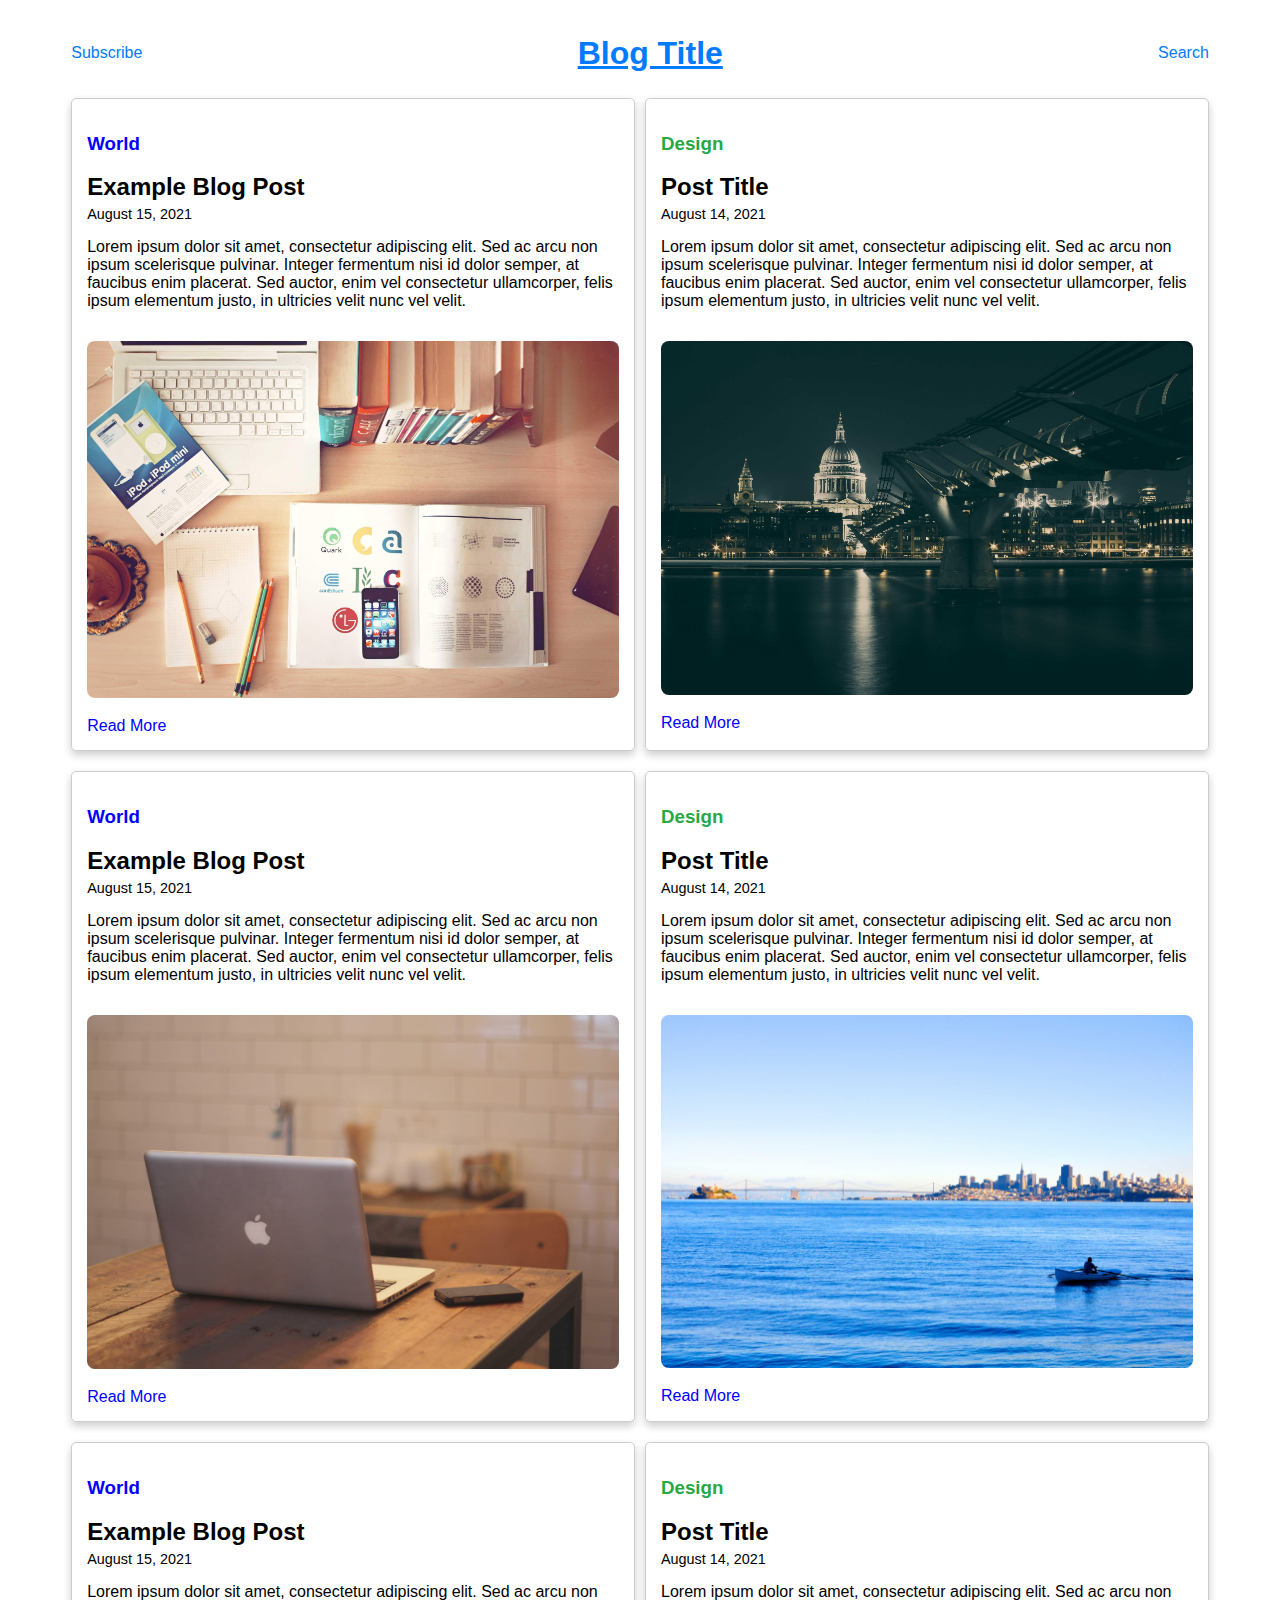
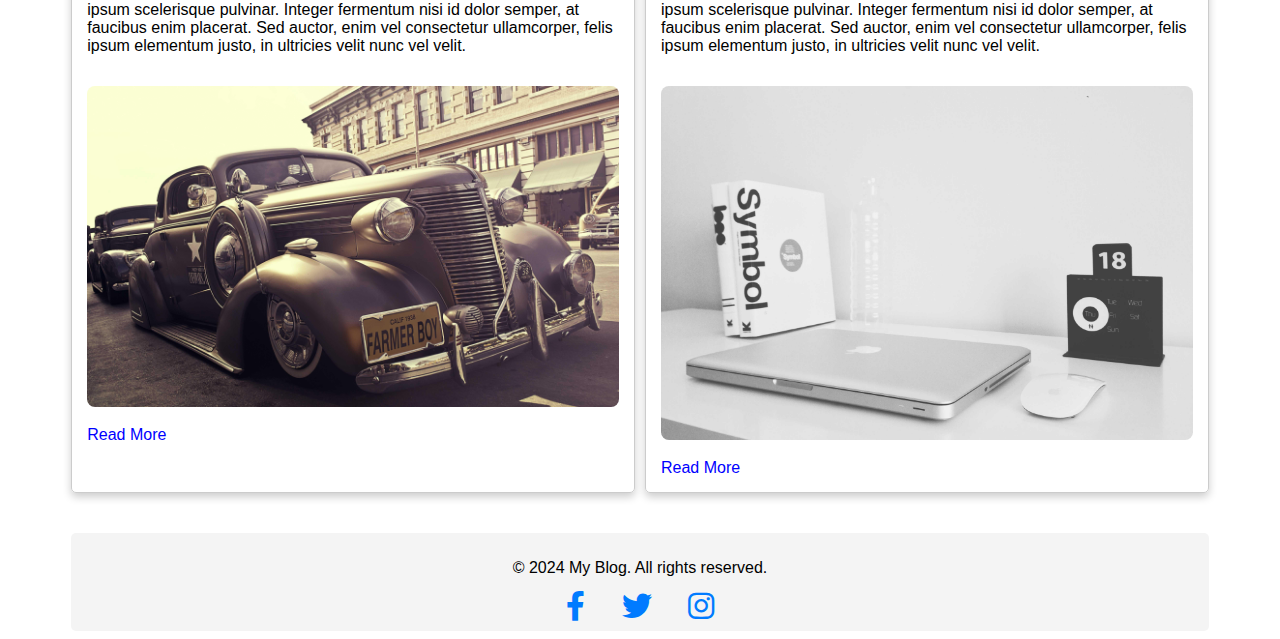
<file: index.html>
<!DOCTYPE html>
<html lang="en">
<head>
    <meta charset="UTF-8">
    <meta name="viewport" content="width=device-width, initial-scale=1.0">
    <link rel="stylesheet" href="static/css/style.css">
    <link rel="stylesheet" href="https://cdnjs.cloudflare.com/ajax/libs/font-awesome/6.0.0-beta3/css/all.min.css">
    <title>My Blog</title>
</head>
<body>
    <div class="container">
        <div id="header" class="header">
            <a href="#">Subscribe</a>
            <a href="index.html">
                <h1 id="blogTitle">Blog Title</h1>
            </a>
            <a href="#">Search</a>
        </div>
        <!-- <div id="sideBar" class="box">
            <h2>Categories</h2>
            <ul>
                <li><a href="#">Category 1</a></li>
                <li><a href="#">Category 2</a></li>
                <li><a href="#">Category 3</a></li>
            </ul>
        </div> -->

        <!-- Blog Posts -->
        <div id="main" class="main">
            <div id="nestedGrid" class="nestedGrid">
                <div class="post">
                    <h3 class="blueText">World</h3>                   
                    <div class="cardHeader">
                        <h2>Example Blog Post</h2>
                        <p>August 15, 2021</p>
                    </div>                   
                    <p>Lorem ipsum dolor sit amet, consectetur adipiscing elit. Sed ac arcu non ipsum scelerisque pulvinar. Integer fermentum nisi id dolor semper, at faucibus enim placerat. Sed auctor, enim vel consectetur ullamcorper, felis ipsum elementum justo, in ultricies velit nunc vel velit.</p>                    
                    <!-- Image -->
                    <img src="static/images/test1.jpg" alt="Crowded desk with work materials" class="post-image">                    
                    <a class="blueText" href="view_post.html">Read More</a>
                </div>

                <div class="post">
                    <h3 class="greenText">Design</h3>
                    <div class="cardHeader">
                        <h2>Post Title</h2>
                        <p>August 14, 2021</p>
                    </div>
                    <p>Lorem ipsum dolor sit amet, consectetur adipiscing elit. Sed ac arcu non ipsum scelerisque pulvinar. Integer fermentum nisi id dolor semper, at faucibus enim placerat. Sed auctor, enim vel consectetur ullamcorper, felis ipsum elementum justo, in ultricies velit nunc vel velit.</p>
                    <!-- Image -->
                    <img src="static/images/test2.jpg" alt="Nightview of the city" class="post-image">
                    <a class="blueText" href="view_post.html">Read More</a>
                </div>
    
                <div class="post">
                    <h3 class="blueText">World</h3>
                    <div class="cardHeader">
                        <h2>Example Blog Post</h2>
                        <p>August 15, 2021</p>
                    </div>
                    <p>Lorem ipsum dolor sit amet, consectetur adipiscing elit. Sed ac arcu non ipsum scelerisque pulvinar. Integer fermentum nisi id dolor semper, at faucibus enim placerat. Sed auctor, enim vel consectetur ullamcorper, felis ipsum elementum justo, in ultricies velit nunc vel velit.</p>
                    <!-- Image -->
                    <img src="static/images/test3.jpg" alt="Laptop on brown desk" class="post-image">
                    <a class="blueText" href="view_post.html">Read More</a>
                </div>
    
                <div class="post">
                    <h3 class="greenText">Design</h3>
                    <div class="cardHeader">
                        <h2>Post Title</h2>
                        <p>August 14, 2021</p>
                    </div>
                    <p>Lorem ipsum dolor sit amet, consectetur adipiscing elit. Sed ac arcu non ipsum scelerisque pulvinar. Integer fermentum nisi id dolor semper, at faucibus enim placerat. Sed auctor, enim vel consectetur ullamcorper, felis ipsum elementum justo, in ultricies velit nunc vel velit.</p>
                    <!-- Image -->
                    <img src="static/images/test4.jpg" alt="Ocean with boat in the distance" class="post-image">
                    <a class="blueText" href="view_post.html">Read More</a>
                </div>
    
                <div class="post">
                    <h3 class="blueText">World</h3>
                    <div class="cardHeader">
                        <h2>Example Blog Post</h2>
                        <p>August 15, 2021</p>
                    </div>
                    <p>Lorem ipsum dolor sit amet, consectetur adipiscing elit. Sed ac arcu non ipsum scelerisque pulvinar. Integer fermentum nisi id dolor semper, at faucibus enim placerat. Sed auctor, enim vel consectetur ullamcorper, felis ipsum elementum justo, in ultricies velit nunc vel velit.</p>
                    <!-- Image -->
                    <img src="static/images/test5.jpg" alt="Classic car on city streets" class="post-image">
                    <a class="blueText" href="view_post.html">Read More</a>
                </div>
    
                <div class="post">
                    <h3 class="greenText">Design</h3>
                    <div class="cardHeader">
                        <h2>Post Title</h2>
                        <p>August 14, 2021</p>
                    </div>
                    <p>Lorem ipsum dolor sit amet, consectetur adipiscing elit. Sed ac arcu non ipsum scelerisque pulvinar. Integer fermentum nisi id dolor semper, at faucibus enim placerat. Sed auctor, enim vel consectetur ullamcorper, felis ipsum elementum justo, in ultricies velit nunc vel velit.</p>
                    <!-- Image -->
                    <img src="static/images/test6.jpg" alt="Mac book sitting on desk" class="post-image">
                    <a class="blueText" href="view_post.html">Read More</a>
                </div>
            </div>   
        </div>
        <!-- footer -->
        <footer id="footer" class="footer">
            <p>&copy; 2024 My Blog. All rights reserved.</p>
            
            <div class="socialMedia">
                <a href="https://facebook.com/" target="_blank" aria-label="Follow us on Facebook">
                    <i class="fab fa-lg fa-facebook-f"></i>
                </a>
                <a href="https://twitter.com/" target="_blank" aria-label="Follow us on Twitter">
                    <i class="fab fa-lg fa-twitter"></i>
                </a>
                <a href="https://instagram.com/" target="_blank" aria-label="Follow us on Instagram">
                    <i class="fab fa-lg fa-instagram"></i>
                </a>
            </div>
        </footer>
    </div>
</body>
</html>
</file>
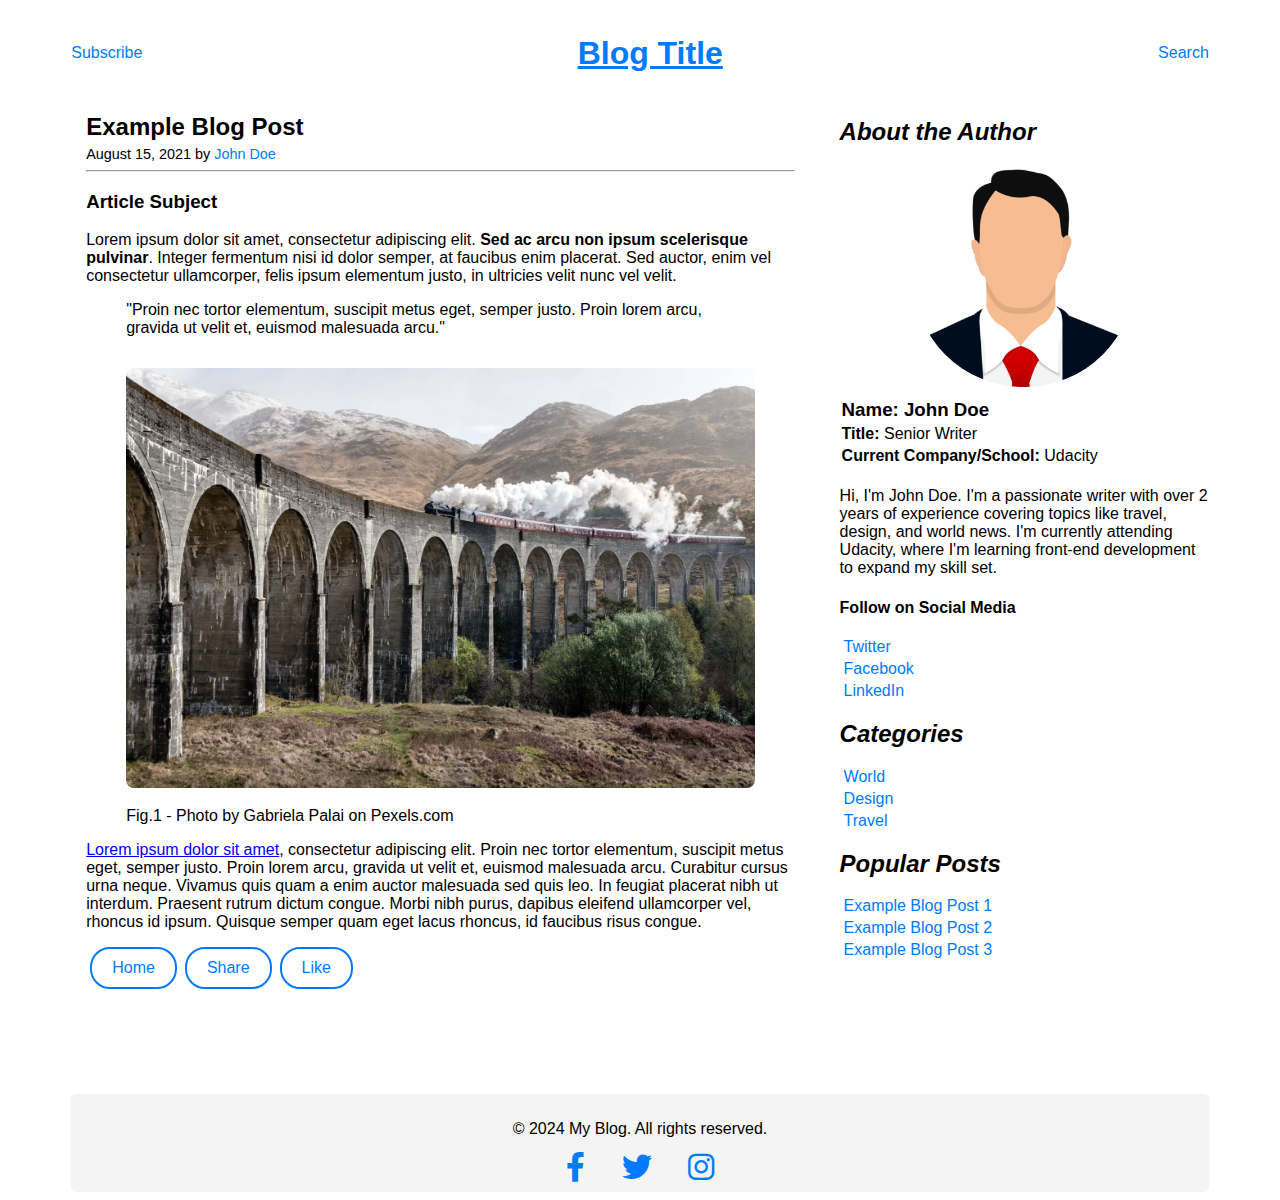
<file: view_post.html>
<!DOCTYPE html>
<html lang="en">
<head>
    <meta charset="UTF-8">
    <meta name="viewport" content="width=device-width, initial-scale=1.0">
    <link rel="stylesheet" href="static/css/style.css">
    <link rel="stylesheet" href="https://cdnjs.cloudflare.com/ajax/libs/font-awesome/6.0.0-beta3/css/all.min.css">
    <title>View Post</title>
</head>
<body>
    <div class="container">
        <div id="header" class="header">
            <a href="#">Subscribe</a>
            <a href="index.html">
                <h1 id="blogTitle">Blog Title</h1>
            </a>            
            <a href="#">Search</a>
        </div>
        <!-- view blog post -->
        <div id="main" class="main">
            <div id="postNestedGrid" class="postNestedGrid">
                <div class="viewPost">
                    <div class="cardHeader">
                        <h2>Example Blog Post</h2>
                        <p>August 15, 2021 by <a href="#">John Doe</a></p>
                    </div>
                    <hr>
                    <article>
                        <h3>Article Subject</h3>
                        <p>Lorem ipsum dolor sit amet, consectetur adipiscing elit. <b>Sed ac arcu non ipsum scelerisque pulvinar</b>. Integer fermentum nisi id dolor semper, at faucibus enim placerat. Sed auctor, enim vel consectetur ullamcorper, felis ipsum elementum justo, in ultricies velit nunc vel velit.</p>
                        <!-- Example blockquote -->
                        <blockquote>
                            "Proin nec tortor elementum, suscipit metus eget, semper justo. Proin lorem arcu, gravida ut velit et, euismod malesuada arcu."
                        </blockquote>
                        <!-- figure image -->
                        <figure>
                            <img id="figImg" src="static/images/fig1.jpeg" alt="Figure Img of train and mountains">
                            <figcaption>Fig.1 - Photo by Gabriela Palai on Pexels.com</figcaption>
                        </figure>
                        <p><u class="blueText">Lorem ipsum dolor sit amet</u>, consectetur adipiscing elit. Proin nec tortor elementum, suscipit metus eget, semper justo. Proin lorem arcu, gravida ut velit et, euismod malesuada arcu. Curabitur cursus urna neque. Vivamus quis quam a enim auctor malesuada sed quis leo. In feugiat placerat nibh ut interdum. Praesent rutrum dictum congue. Morbi nibh purus, dapibus eleifend ullamcorper vel, rhoncus id ipsum. Quisque semper quam eget lacus rhoncus, id faucibus risus congue.</p>                  
                        <!-- Buttons -->
                        <div class="article-buttons">
                            <a class="btn" href="index.html">Home</a>
                            <button class="btn" type="button">Share</button>
                            <button class="btn" type="button">Like</button>
                        </div>
                    </article>                                      
                </div>
                <!-- sidebar -->
                <div id="sidebar" class="sidebar">
                    <!-- About the Author Section -->
                    <section id="aboutAuthor">
                        <h2><em>About the Author</em></h2>                
                        <!-- Author Info -->
                        <div class="authorInfoContainer">
                            <!-- Author Avatar -->
                            <img src="static/images/author-avatar.jpg" alt="Author Avatar" class="authorAvatar">                          
                            <!-- Author Details -->
                            <div class="authorDetails">
                                <h3 id="authorName">Name: John Doe</h3>
                                <p><strong>Title:</strong> Senior Writer</p>
                                <p><strong>Current Company/School:</strong> Udacity</p>
                            </div>
                        </div>                   
                        <!-- Short Bio -->
                        <p>Hi, I'm John Doe. I'm a passionate writer with over 2 years of experience covering topics like travel, design, and world news. I'm currently attending Udacity, where I'm learning front-end development to expand my skill set.</p>                 
                        <!-- Social Links -->
                        <h4>Follow on Social Media</h4>
                        <ul class="social-links">
                            <li><a href="#">Twitter</a></li>
                            <li><a href="#">Facebook</a></li>
                            <li><a href="#">LinkedIn</a></li>
                        </ul>
                    </section>
                    
                
                    <!-- Categories -->
                    <h2><em>Categories</em></h2>
                    <ul>
                        <li><a href="#">World</a></li>
                        <li><a href="#">Design</a></li>
                        <li><a href="#">Travel</a></li>
                    </ul>
                
                    <!-- Popular Posts -->
                    <h2><em>Popular Posts</em></h2>
                    <ul>
                        <li><a href="#">Example Blog Post 1</a></li>
                        <li><a href="#">Example Blog Post 2</a></li>
                        <li><a href="#">Example Blog Post 3</a></li>
                    </ul>
                </div>
                
            </div>
        </div>
        <!-- footer -->
        <!-- <div id="footer" class="footer">
            <p>&copy; 2024 My Blog. All rights reserved.</p>
            <div class="socialMedia">
                <a href="#"><img class="footerImg" src="static/images/facebook.png" alt="Facebook"></a>
                <a href="#"><img class="footerImg" src="static/images/twitter.png" alt="Twitter"></a>
                <a href="#"><img class="footerImg" src="static/images/instagram.png" alt="Instagram"></a>
            </div>
        </div> -->
        <footer id="footer" class="footer">
            <p>&copy; 2024 My Blog. All rights reserved.</p>
            
            <div class="socialMedia">
                <a href="https://facebook.com/" target="_blank" aria-label="Follow us on Facebook">
                    <i class="fab fa-lg fa-facebook-f"></i>
                </a>
                <a href="https://twitter.com/" target="_blank" aria-label="Follow us on Twitter">
                    <i class="fab fa-lg fa-twitter"></i>
                </a>
                <a href="https://instagram.com/" target="_blank" aria-label="Follow us on Instagram">
                    <i class="fab fa-lg fa-instagram"></i>
                </a>
            </div>
        </footer>
        
        

    </div>
</body>
</html>
</file>
<file: static/css/style.css>
@import url('typography.css');
@import url('responsive.css');
@import url('components.css');
@import url('layout.css');
</file>
